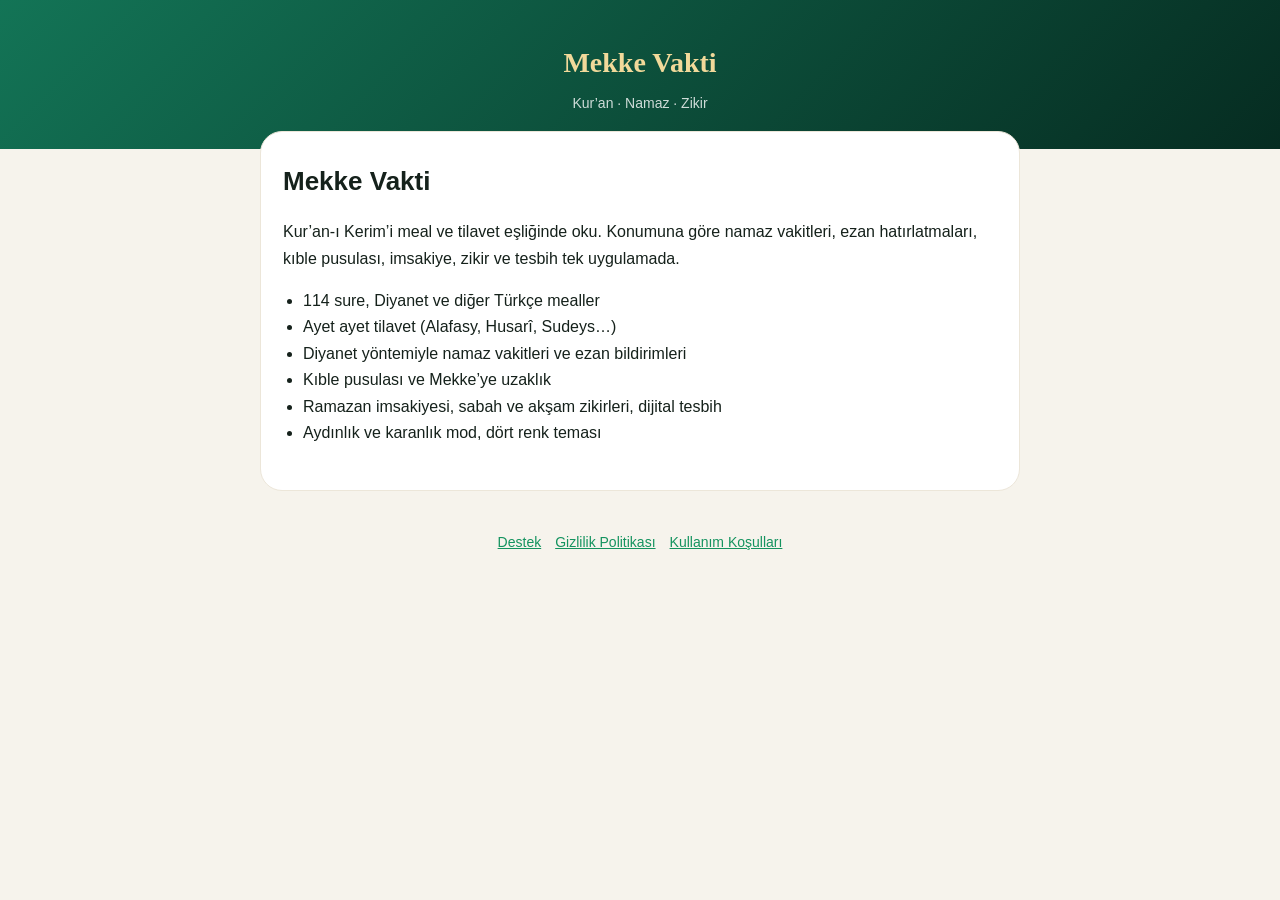
<file: index.html>
<!DOCTYPE html>
<html lang="tr">
<head>
<meta charset="utf-8" />
<meta name="viewport" content="width=device-width, initial-scale=1" />
<title>Mekke Vakti</title>
<link rel="stylesheet" href="style.css" />
</head>
<body>
<header><a href="index.html">Mekke Vakti</a><p>Kur’an · Namaz · Zikir</p></header>
<main>
  <h1>Mekke Vakti</h1>
  <p>Kur’an-ı Kerim’i meal ve tilavet eşliğinde oku. Konumuna göre namaz vakitleri, ezan hatırlatmaları, kıble pusulası, imsakiye, zikir ve tesbih tek uygulamada.</p>
  <ul>
    <li>114 sure, Diyanet ve diğer Türkçe mealler</li>
    <li>Ayet ayet tilavet (Alafasy, Husarî, Sudeys…)</li>
    <li>Diyanet yöntemiyle namaz vakitleri ve ezan bildirimleri</li>
    <li>Kıble pusulası ve Mekke’ye uzaklık</li>
    <li>Ramazan imsakiyesi, sabah ve akşam zikirleri, dijital tesbih</li>
    <li>Aydınlık ve karanlık mod, dört renk teması</li>
  </ul>
</main>
<nav><a href="support.html">Destek</a><a href="privacy.html">Gizlilik Politikası</a><a href="terms.html">Kullanım Koşulları</a></nav>
</body>
</html>
</file>
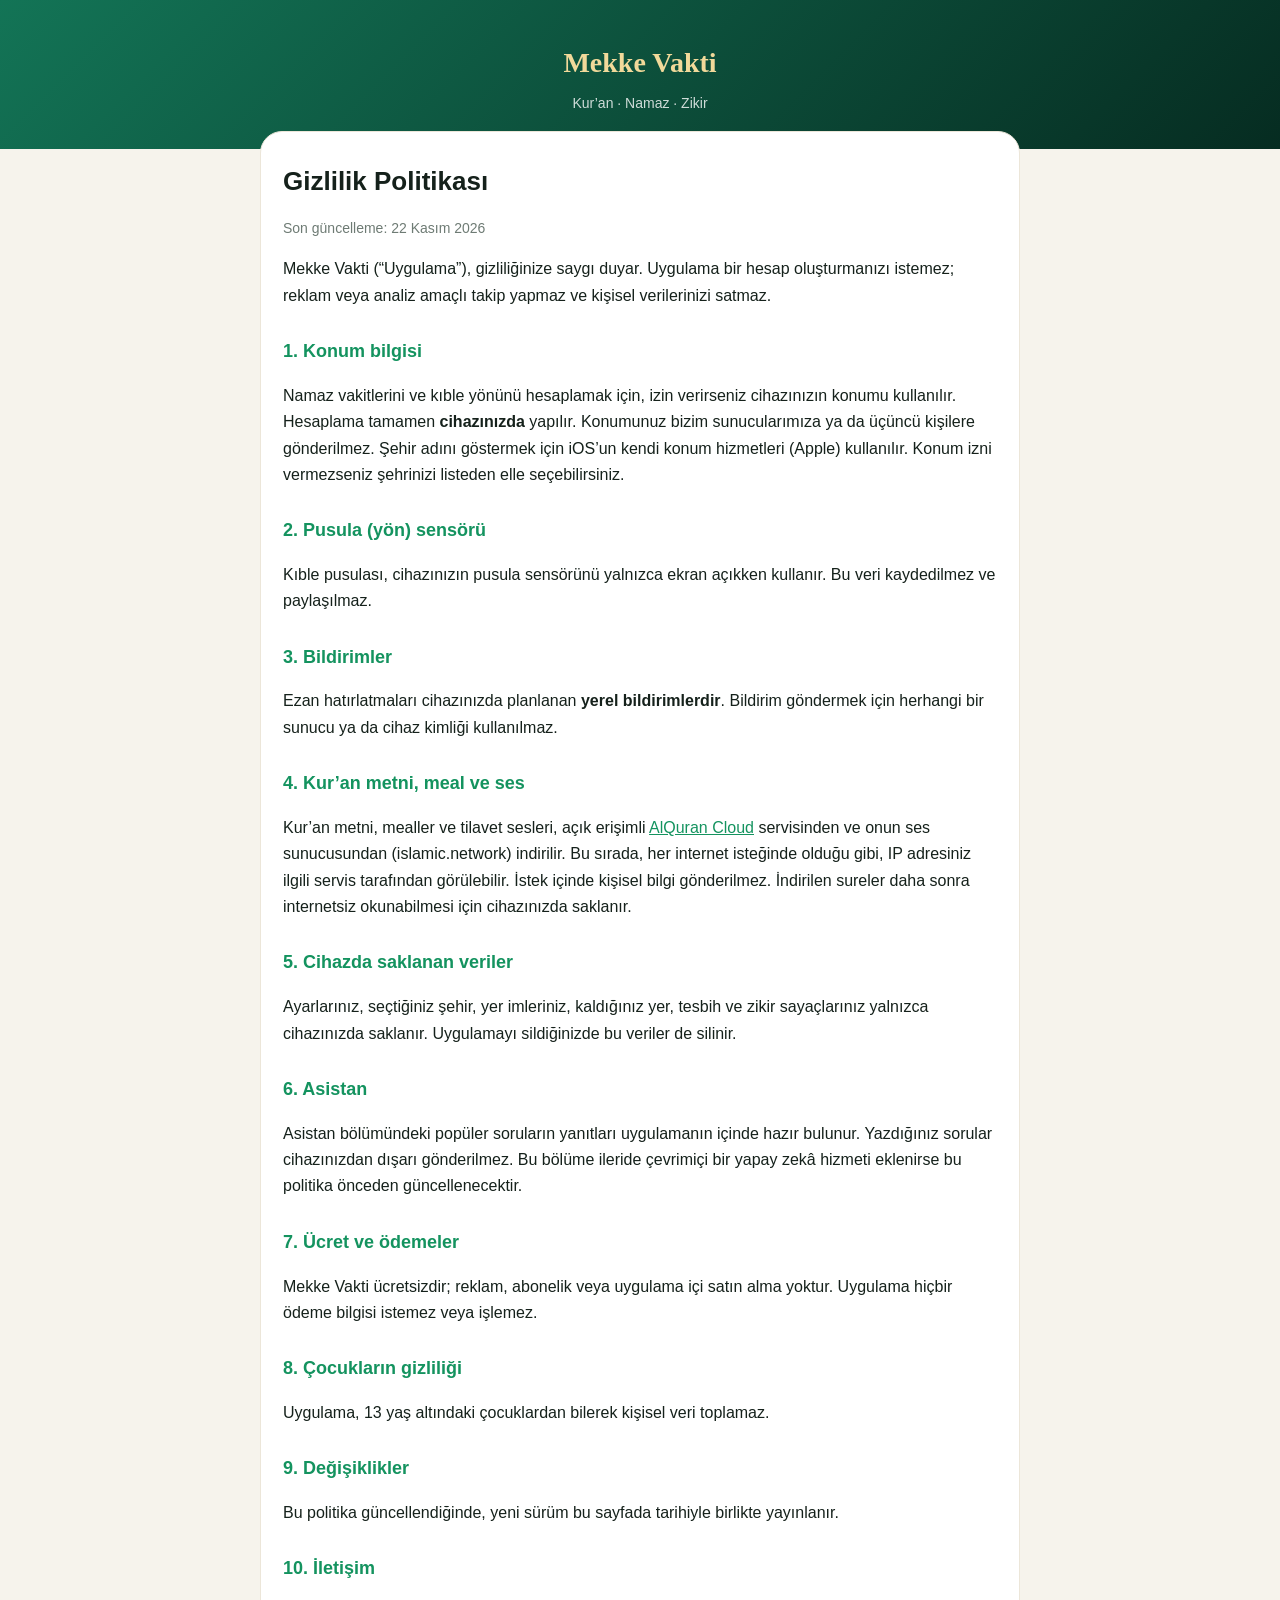
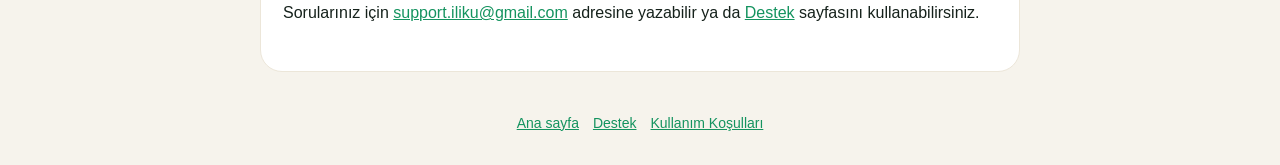
<file: privacy.html>
<!DOCTYPE html>
<html lang="tr">
<head>
<meta charset="utf-8" />
<meta name="viewport" content="width=device-width, initial-scale=1" />
<title>Gizlilik Politikası · Mekke Vakti</title>
<link rel="stylesheet" href="style.css" />
</head>
<body>
<header><a href="index.html">Mekke Vakti</a><p>Kur’an · Namaz · Zikir</p></header>
<main>
  <h1>Gizlilik Politikası</h1>
  <p class="muted">Son güncelleme: 22 Kasım 2026</p>

  <p>Mekke Vakti (“Uygulama”), gizliliğinize saygı duyar. Uygulama bir hesap oluşturmanızı istemez; reklam veya analiz amaçlı takip yapmaz ve kişisel verilerinizi satmaz.</p>

  <h2>1. Konum bilgisi</h2>
  <p>Namaz vakitlerini ve kıble yönünü hesaplamak için, izin verirseniz cihazınızın konumu kullanılır. Hesaplama tamamen <strong>cihazınızda</strong> yapılır. Konumunuz bizim sunucularımıza ya da üçüncü kişilere gönderilmez. Şehir adını göstermek için iOS’un kendi konum hizmetleri (Apple) kullanılır. Konum izni vermezseniz şehrinizi listeden elle seçebilirsiniz.</p>

  <h2>2. Pusula (yön) sensörü</h2>
  <p>Kıble pusulası, cihazınızın pusula sensörünü yalnızca ekran açıkken kullanır. Bu veri kaydedilmez ve paylaşılmaz.</p>

  <h2>3. Bildirimler</h2>
  <p>Ezan hatırlatmaları cihazınızda planlanan <strong>yerel bildirimlerdir</strong>. Bildirim göndermek için herhangi bir sunucu ya da cihaz kimliği kullanılmaz.</p>

  <h2>4. Kur’an metni, meal ve ses</h2>
  <p>Kur’an metni, mealler ve tilavet sesleri, açık erişimli <a href="https://alquran.cloud">AlQuran Cloud</a> servisinden ve onun ses sunucusundan (islamic.network) indirilir. Bu sırada, her internet isteğinde olduğu gibi, IP adresiniz ilgili servis tarafından görülebilir. İstek içinde kişisel bilgi gönderilmez. İndirilen sureler daha sonra internetsiz okunabilmesi için cihazınızda saklanır.</p>

  <h2>5. Cihazda saklanan veriler</h2>
  <p>Ayarlarınız, seçtiğiniz şehir, yer imleriniz, kaldığınız yer, tesbih ve zikir sayaçlarınız yalnızca cihazınızda saklanır. Uygulamayı sildiğinizde bu veriler de silinir.</p>

  <h2>6. Asistan</h2>
  <p>Asistan bölümündeki popüler soruların yanıtları uygulamanın içinde hazır bulunur. Yazdığınız sorular cihazınızdan dışarı gönderilmez. Bu bölüme ileride çevrimiçi bir yapay zekâ hizmeti eklenirse bu politika önceden güncellenecektir.</p>

  <h2>7. Ücret ve ödemeler</h2>
  <p>Mekke Vakti ücretsizdir; reklam, abonelik veya uygulama içi satın alma yoktur. Uygulama hiçbir ödeme bilgisi istemez veya işlemez.</p>

  <h2>8. Çocukların gizliliği</h2>
  <p>Uygulama, 13 yaş altındaki çocuklardan bilerek kişisel veri toplamaz.</p>

  <h2>9. Değişiklikler</h2>
  <p>Bu politika güncellendiğinde, yeni sürüm bu sayfada tarihiyle birlikte yayınlanır.</p>

  <h2>10. İletişim</h2>
  <p>Sorularınız için <a href="mailto:support.iliku@gmail.com">support.iliku@gmail.com</a> adresine yazabilir ya da <a href="support.html">Destek</a> sayfasını kullanabilirsiniz.</p>
</main>
<nav><a href="index.html">Ana sayfa</a><a href="support.html">Destek</a><a href="terms.html">Kullanım Koşulları</a></nav>
</body>
</html>
</file>
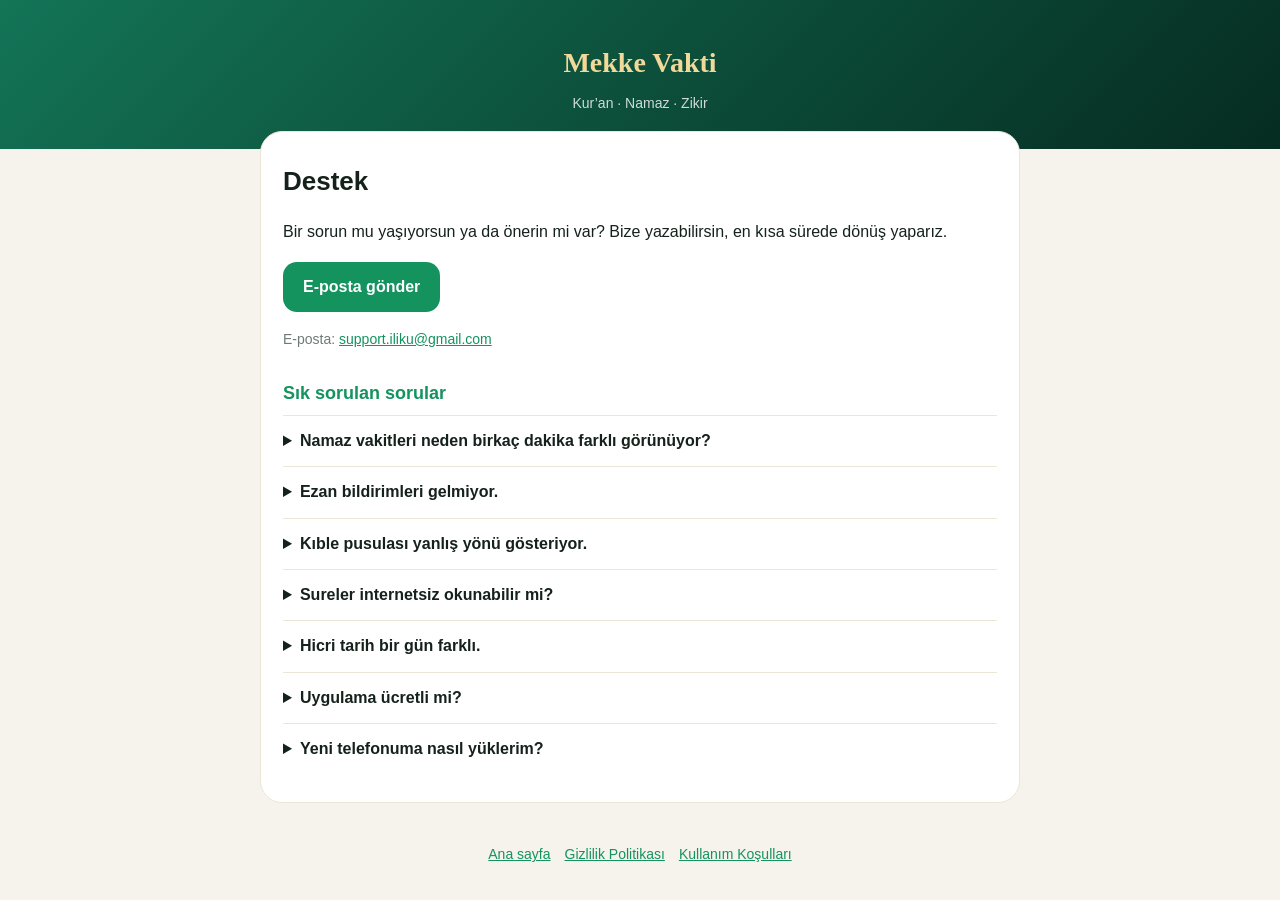
<file: support.html>
<!DOCTYPE html>
<html lang="tr">
<head>
<meta charset="utf-8" />
<meta name="viewport" content="width=device-width, initial-scale=1" />
<title>Destek · Mekke Vakti</title>
<link rel="stylesheet" href="style.css" />
</head>
<body>
<header><a href="index.html">Mekke Vakti</a><p>Kur’an · Namaz · Zikir</p></header>
<main>
  <h1>Destek</h1>
  <p>Bir sorun mu yaşıyorsun ya da önerin mi var? Bize yazabilirsin, en kısa sürede dönüş yaparız.</p>
  <p><a class="btn" href="mailto:support.iliku@gmail.com?subject=Mekke%20Vakti%20Destek">E-posta gönder</a></p>
  <p class="muted">E-posta: <a href="mailto:support.iliku@gmail.com">support.iliku@gmail.com</a></p>

  <h2>Sık sorulan sorular</h2>
  <div class="faq">
    <details><summary>Namaz vakitleri neden birkaç dakika farklı görünüyor?</summary>
      <p>Vakitler konuma ve hesaplama yöntemine göre hesaplanır. Ayarlar &gt; Hesaplama yöntemi bölümünden ülkene uygun yöntemi seç ve Ayarlar &gt; Konum bölümünden “Konumumu kullan”a dokunarak konumunu güncelle. Türkiye için “Diyanet” yöntemi önerilir.</p></details>
    <details><summary>Ezan bildirimleri gelmiyor.</summary>
      <p>iPhone’da Ayarlar &gt; Mekke Vakti &gt; Bildirimler bölümünden izinlerin açık olduğunu kontrol et. Uygulamada Vakitler ekranında ilgili vaktin zil simgesinin açık olması gerekir. Bildirimler önümüzdeki 7 gün için planlanır; uygulamayı ara sıra açman yeterlidir.</p></details>
    <details><summary>Kıble pusulası yanlış yönü gösteriyor.</summary>
      <p>Telefonu yere paralel tut, kılıf mıknatısı ve metal eşyalardan uzaklaştır. Telefonunu havada “8” çizecek şekilde hareket ettirerek pusulayı kalibre et.</p></details>
    <details><summary>Sureler internetsiz okunabilir mi?</summary>
      <p>Evet. Bir sureyi ilk açışında metni ve meali indirilir ve cihazda saklanır. Sonrasında internetsiz okuyabilirsin. Tilavet sesi için internet bağlantısı gerekir.</p></details>
    <details><summary>Hicri tarih bir gün farklı.</summary>
      <p>Ayarlar &gt; Hicri tarih düzeltmesi bölümünden ±1 veya ±2 gün düzeltme yapabilirsin.</p></details>
    <details><summary>Uygulama ücretli mi?</summary>
      <p>Hayır. Mekke Vakti ücretsizdir; reklam, abonelik veya uygulama içi satın alma yoktur.</p></details>
    <details><summary>Yeni telefonuma nasıl yüklerim?</summary>
      <p>App Store’da Mekke Vakti’yi arayıp ücretsiz indirebilirsin.</p></details>
  </div>
</main>
<nav><a href="index.html">Ana sayfa</a><a href="privacy.html">Gizlilik Politikası</a><a href="terms.html">Kullanım Koşulları</a></nav>
</body>
</html>
</file>
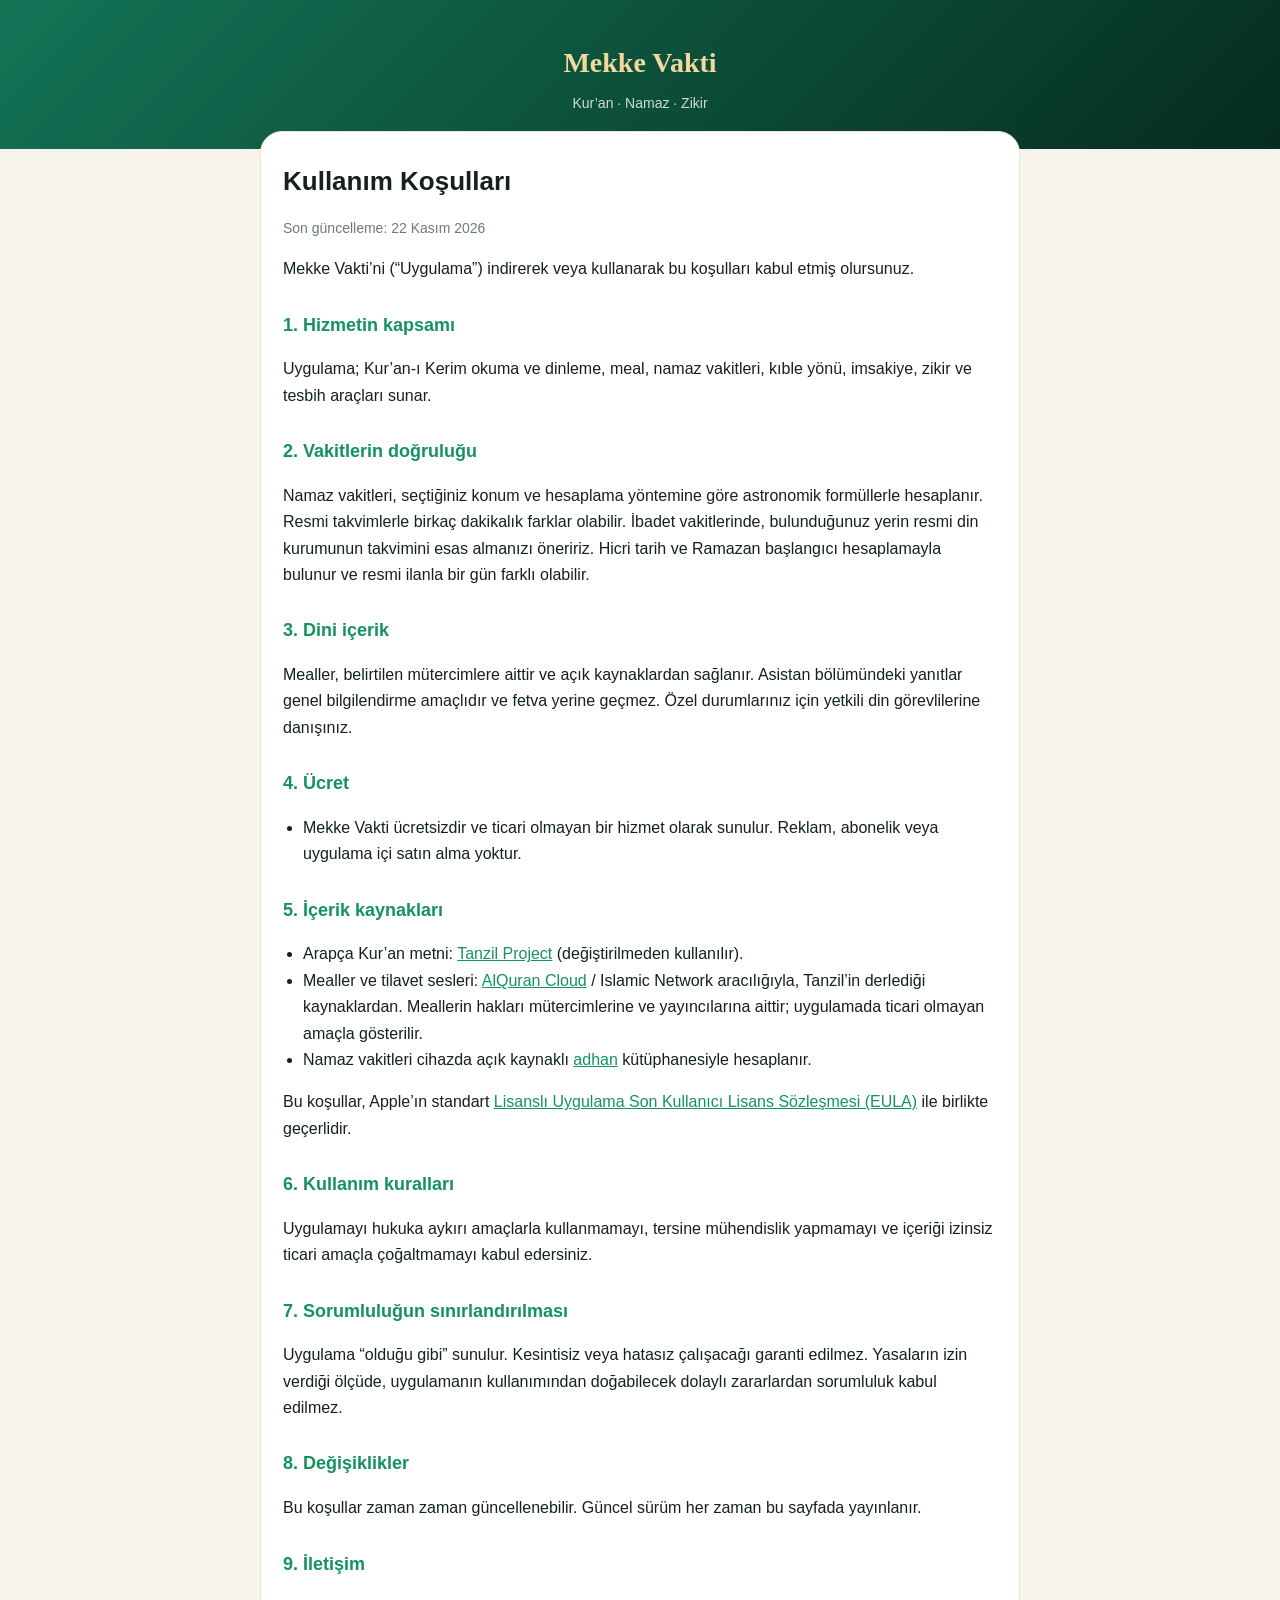
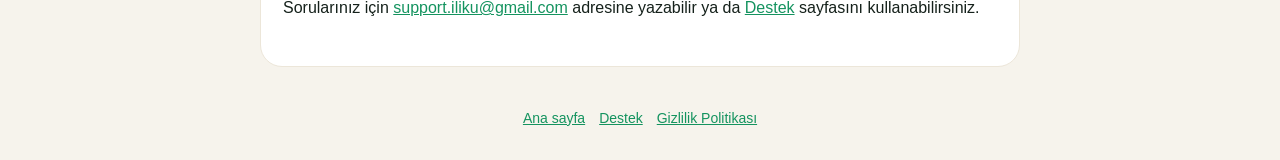
<file: terms.html>
<!DOCTYPE html>
<html lang="tr">
<head>
<meta charset="utf-8" />
<meta name="viewport" content="width=device-width, initial-scale=1" />
<title>Kullanım Koşulları · Mekke Vakti</title>
<link rel="stylesheet" href="style.css" />
</head>
<body>
<header><a href="index.html">Mekke Vakti</a><p>Kur’an · Namaz · Zikir</p></header>
<main>
  <h1>Kullanım Koşulları</h1>
  <p class="muted">Son güncelleme: 22 Kasım 2026</p>

  <p>Mekke Vakti’ni (“Uygulama”) indirerek veya kullanarak bu koşulları kabul etmiş olursunuz.</p>

  <h2>1. Hizmetin kapsamı</h2>
  <p>Uygulama; Kur’an-ı Kerim okuma ve dinleme, meal, namaz vakitleri, kıble yönü, imsakiye, zikir ve tesbih araçları sunar.</p>

  <h2>2. Vakitlerin doğruluğu</h2>
  <p>Namaz vakitleri, seçtiğiniz konum ve hesaplama yöntemine göre astronomik formüllerle hesaplanır. Resmi takvimlerle birkaç dakikalık farklar olabilir. İbadet vakitlerinde, bulunduğunuz yerin resmi din kurumunun takvimini esas almanızı öneririz. Hicri tarih ve Ramazan başlangıcı hesaplamayla bulunur ve resmi ilanla bir gün farklı olabilir.</p>

  <h2>3. Dini içerik</h2>
  <p>Mealler, belirtilen mütercimlere aittir ve açık kaynaklardan sağlanır. Asistan bölümündeki yanıtlar genel bilgilendirme amaçlıdır ve fetva yerine geçmez. Özel durumlarınız için yetkili din görevlilerine danışınız.</p>

  <h2>4. Ücret</h2>
  <ul>
    <li>Mekke Vakti ücretsizdir ve ticari olmayan bir hizmet olarak sunulur. Reklam, abonelik veya uygulama içi satın alma yoktur.</li>
  </ul>

  <h2>5. İçerik kaynakları</h2>
  <ul>
    <li>Arapça Kur’an metni: <a href="https://tanzil.net">Tanzil Project</a> (değiştirilmeden kullanılır).</li>
    <li>Mealler ve tilavet sesleri: <a href="https://alquran.cloud">AlQuran Cloud</a> / Islamic Network aracılığıyla, Tanzil’in derlediği kaynaklardan. Meallerin hakları mütercimlerine ve yayıncılarına aittir; uygulamada ticari olmayan amaçla gösterilir.</li>
    <li>Namaz vakitleri cihazda açık kaynaklı <a href="https://github.com/batoulapps/adhan-js">adhan</a> kütüphanesiyle hesaplanır.</li>
  </ul>
  <p>Bu koşullar, Apple’ın standart <a href="https://www.apple.com/legal/internet-services/itunes/dev/stdeula/">Lisanslı Uygulama Son Kullanıcı Lisans Sözleşmesi (EULA)</a> ile birlikte geçerlidir.</p>

  <h2>6. Kullanım kuralları</h2>
  <p>Uygulamayı hukuka aykırı amaçlarla kullanmamayı, tersine mühendislik yapmamayı ve içeriği izinsiz ticari amaçla çoğaltmamayı kabul edersiniz.</p>

  <h2>7. Sorumluluğun sınırlandırılması</h2>
  <p>Uygulama “olduğu gibi” sunulur. Kesintisiz veya hatasız çalışacağı garanti edilmez. Yasaların izin verdiği ölçüde, uygulamanın kullanımından doğabilecek dolaylı zararlardan sorumluluk kabul edilmez.</p>

  <h2>8. Değişiklikler</h2>
  <p>Bu koşullar zaman zaman güncellenebilir. Güncel sürüm her zaman bu sayfada yayınlanır.</p>

  <h2>9. İletişim</h2>
  <p>Sorularınız için <a href="mailto:support.iliku@gmail.com">support.iliku@gmail.com</a> adresine yazabilir ya da <a href="support.html">Destek</a> sayfasını kullanabilirsiniz.</p>
</main>
<nav><a href="index.html">Ana sayfa</a><a href="support.html">Destek</a><a href="privacy.html">Gizlilik Politikası</a></nav>
</body>
</html>
</file>
<file: style.css>
:root { --bg: #F6F3EC; --card: #fff; --text: #15211B; --muted: #6E7B74; --accent: #14935F; --gold: #B88F3E; --border: #ECE6D9; }
@media (prefers-color-scheme: dark) { :root { --bg: #0A110E; --card: #131D18; --text: #ECF2EE; --muted: #8C9C94; --accent: #2BB57B; --border: #22302A; } }
* { box-sizing: border-box; }
body { margin: 0; background: var(--bg); color: var(--text); font: 16px/1.65 -apple-system, BlinkMacSystemFont, "Segoe UI", Roboto, sans-serif; }
header { background: linear-gradient(135deg, #137456, #062C21); color: #fff; padding: 40px 20px 34px; text-align: center; }
header a { color: #F1D99A; text-decoration: none; font-family: Georgia, serif; font-size: 28px; font-weight: 700; }
header p { margin: 6px 0 0; opacity: .8; font-size: 14px; }
main { max-width: 760px; margin: -18px auto 40px; padding: 28px 22px; background: var(--card); border: 1px solid var(--border); border-radius: 22px; }
h1 { font-size: 26px; margin: 0 0 4px; }
h2 { font-size: 18px; margin: 28px 0 6px; color: var(--accent); }
.muted { color: var(--muted); font-size: 14px; }
a { color: var(--accent); }
ul { padding-left: 20px; }
nav { display: flex; gap: 14px; justify-content: center; flex-wrap: wrap; margin: 0 0 30px; font-size: 14px; }
.faq details { border-top: 1px solid var(--border); padding: 12px 0; }
.faq summary { cursor: pointer; font-weight: 600; }
.btn { display: inline-block; background: var(--accent); color: #fff; padding: 12px 20px; border-radius: 14px; text-decoration: none; font-weight: 600; }
</file>
